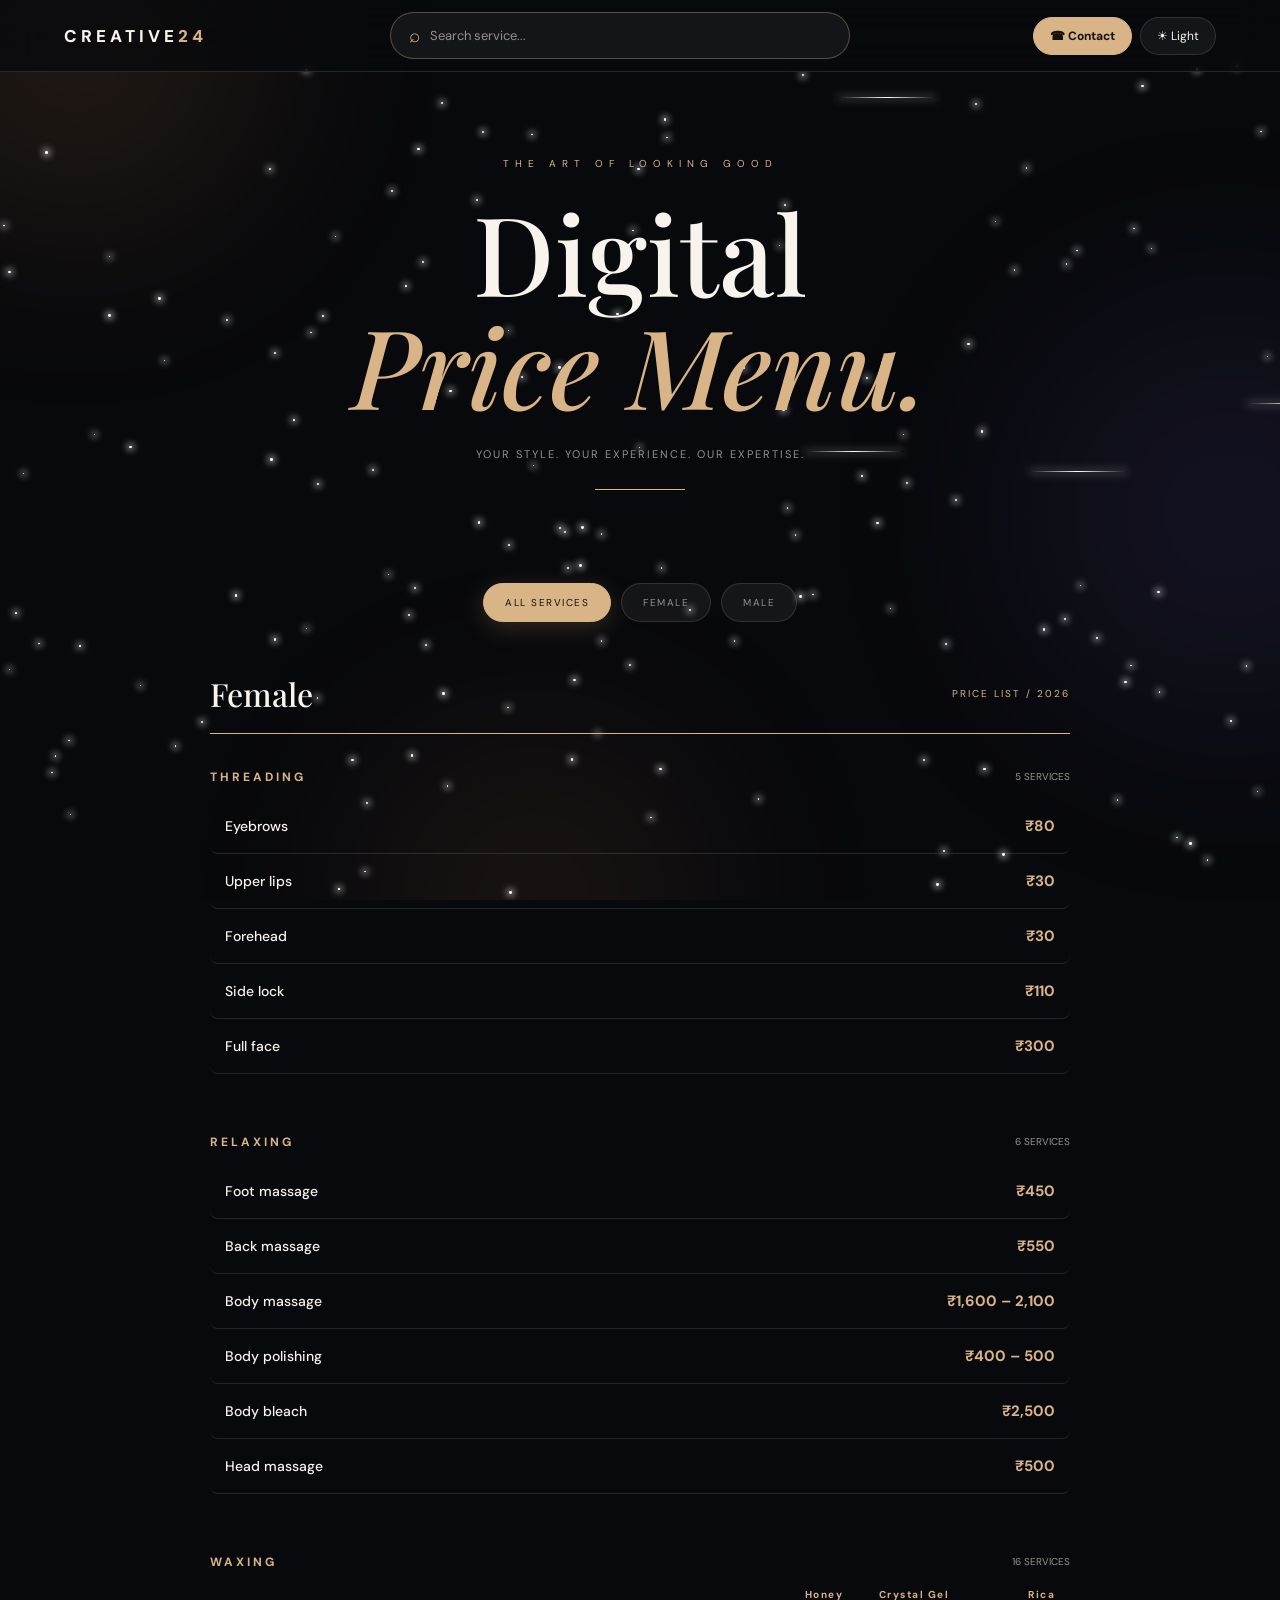
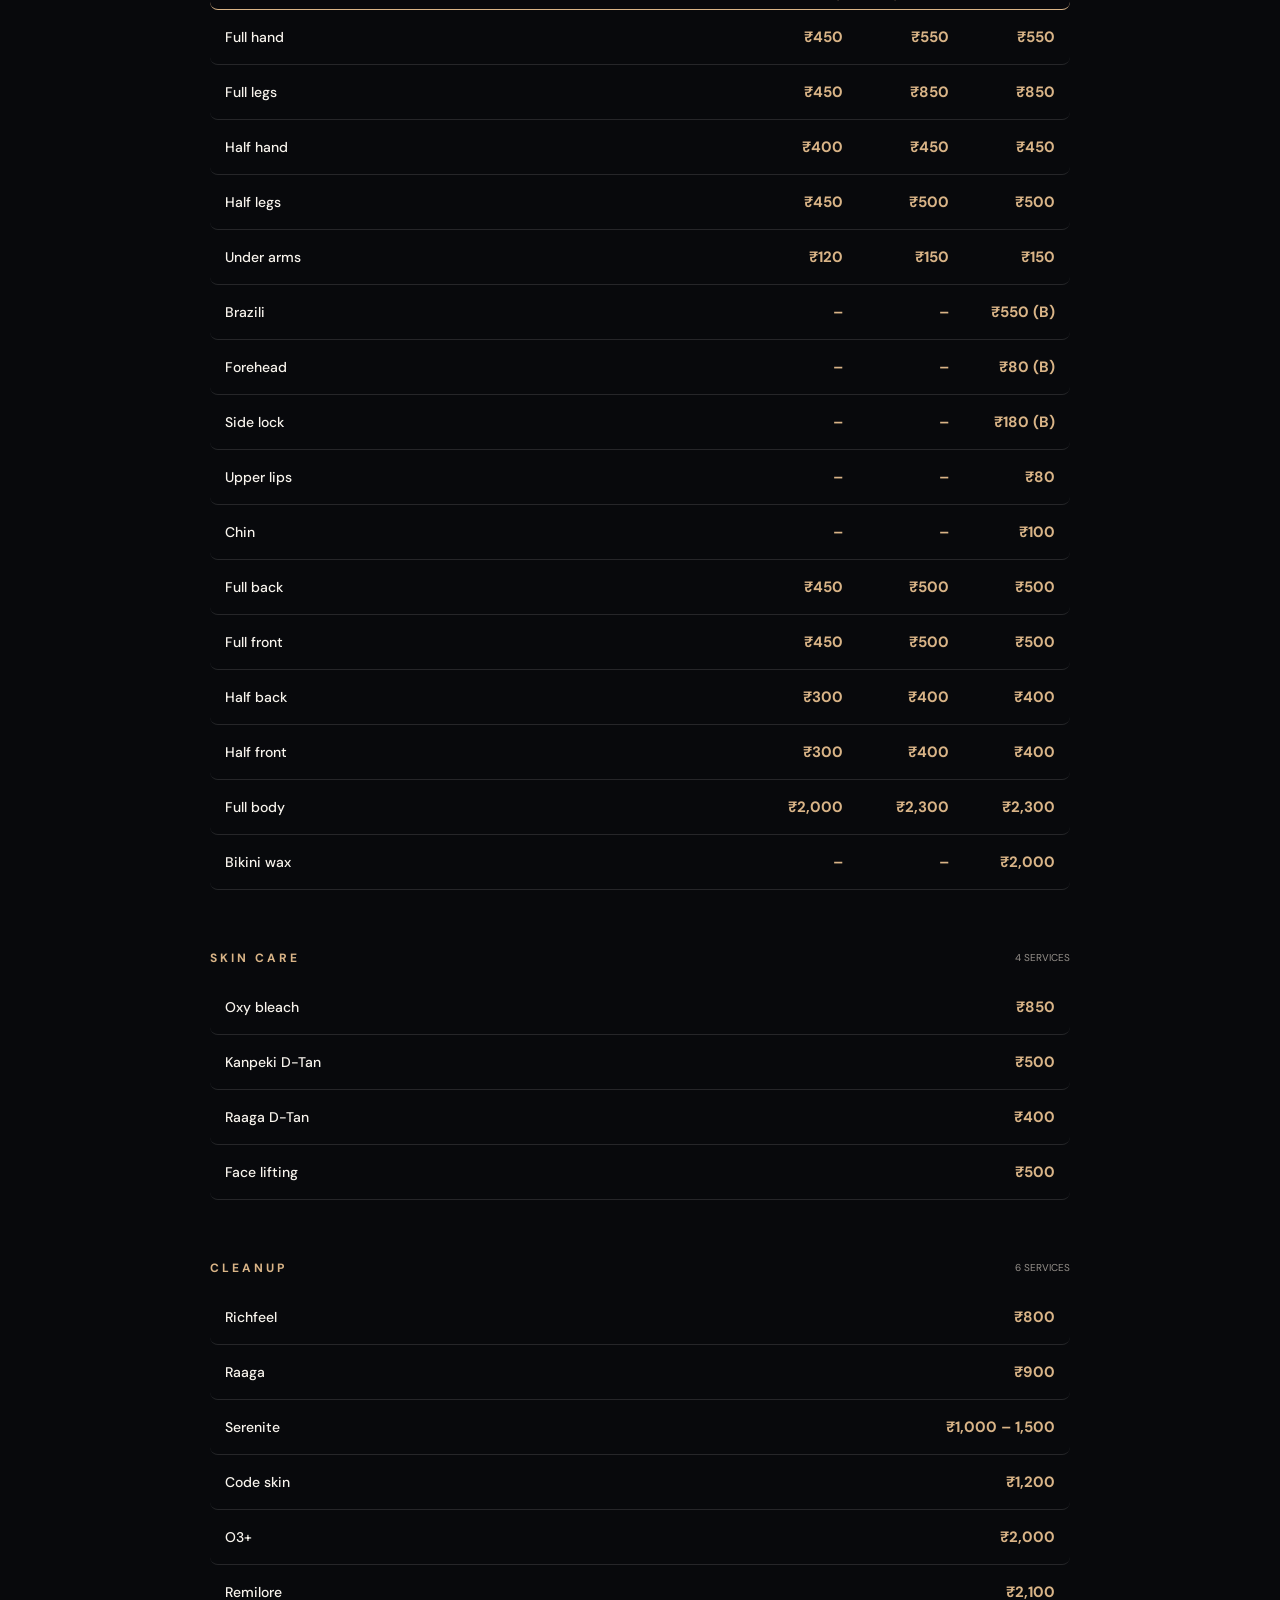
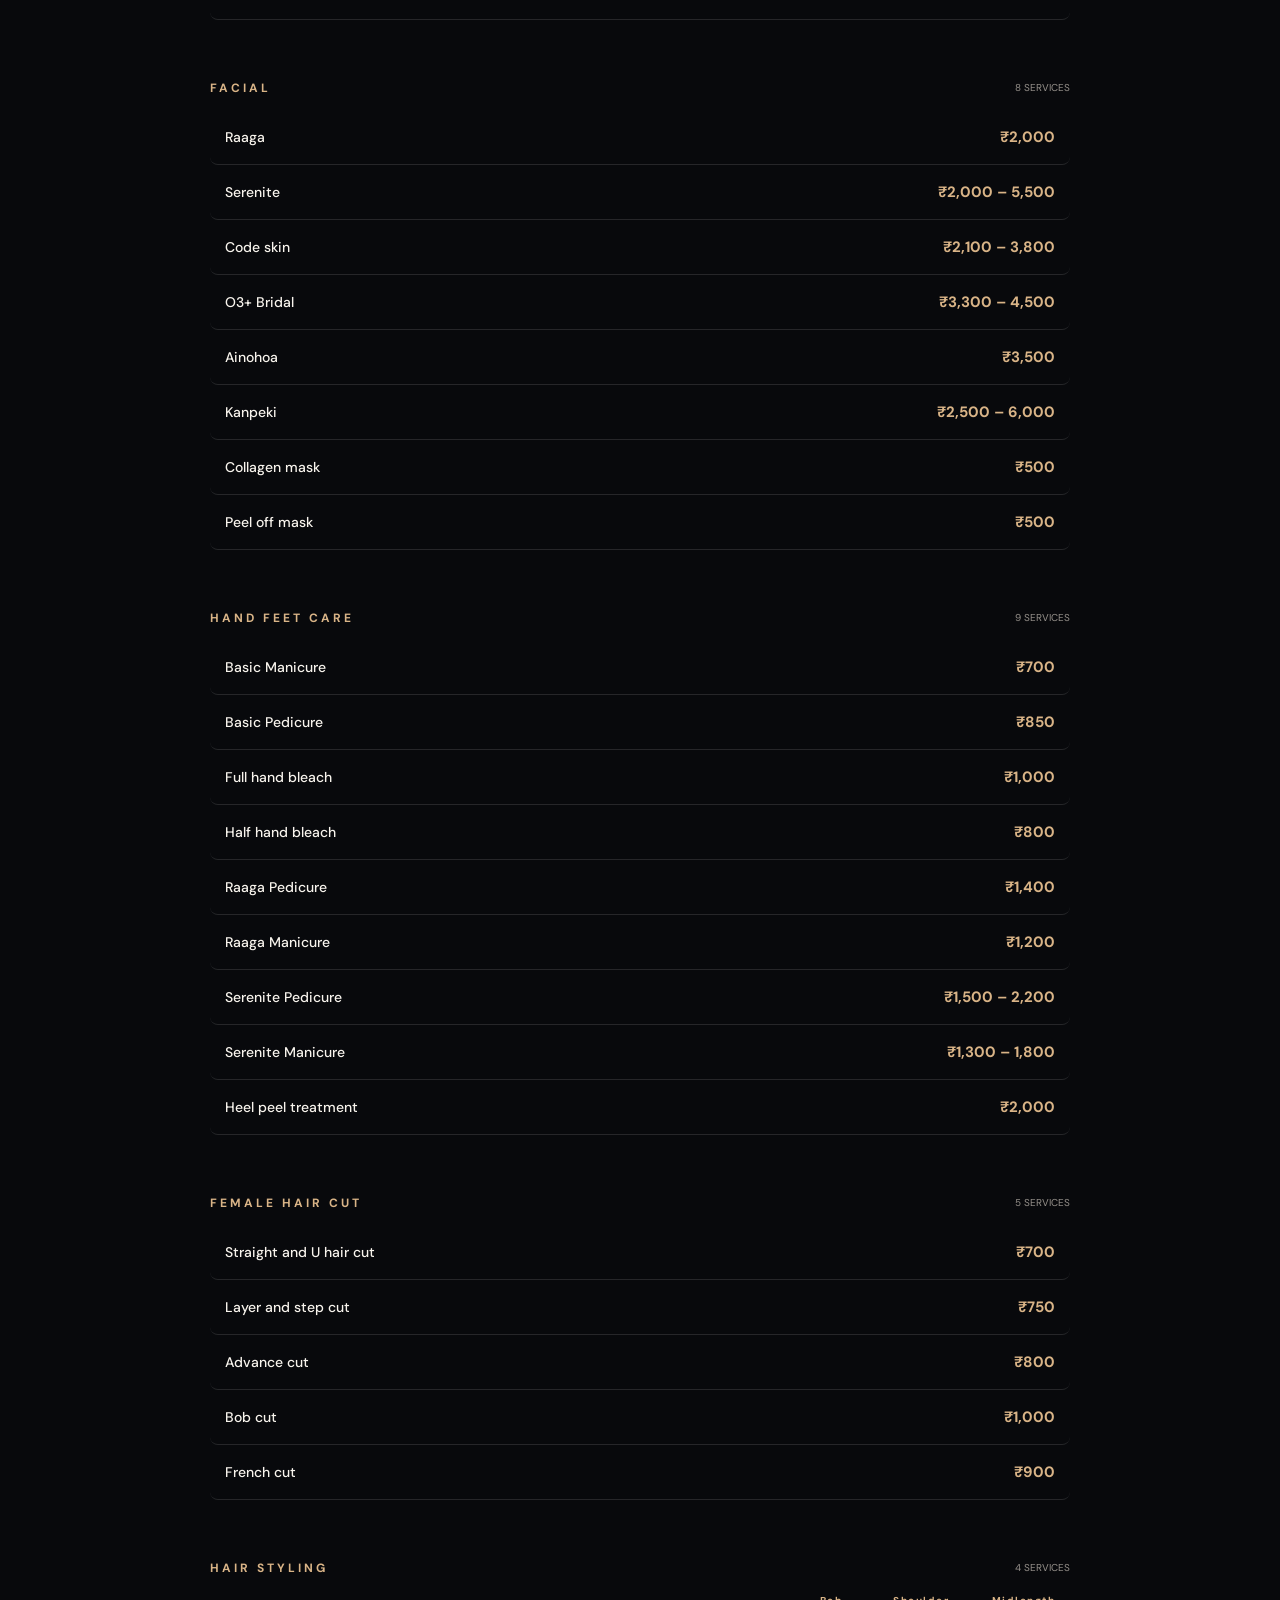
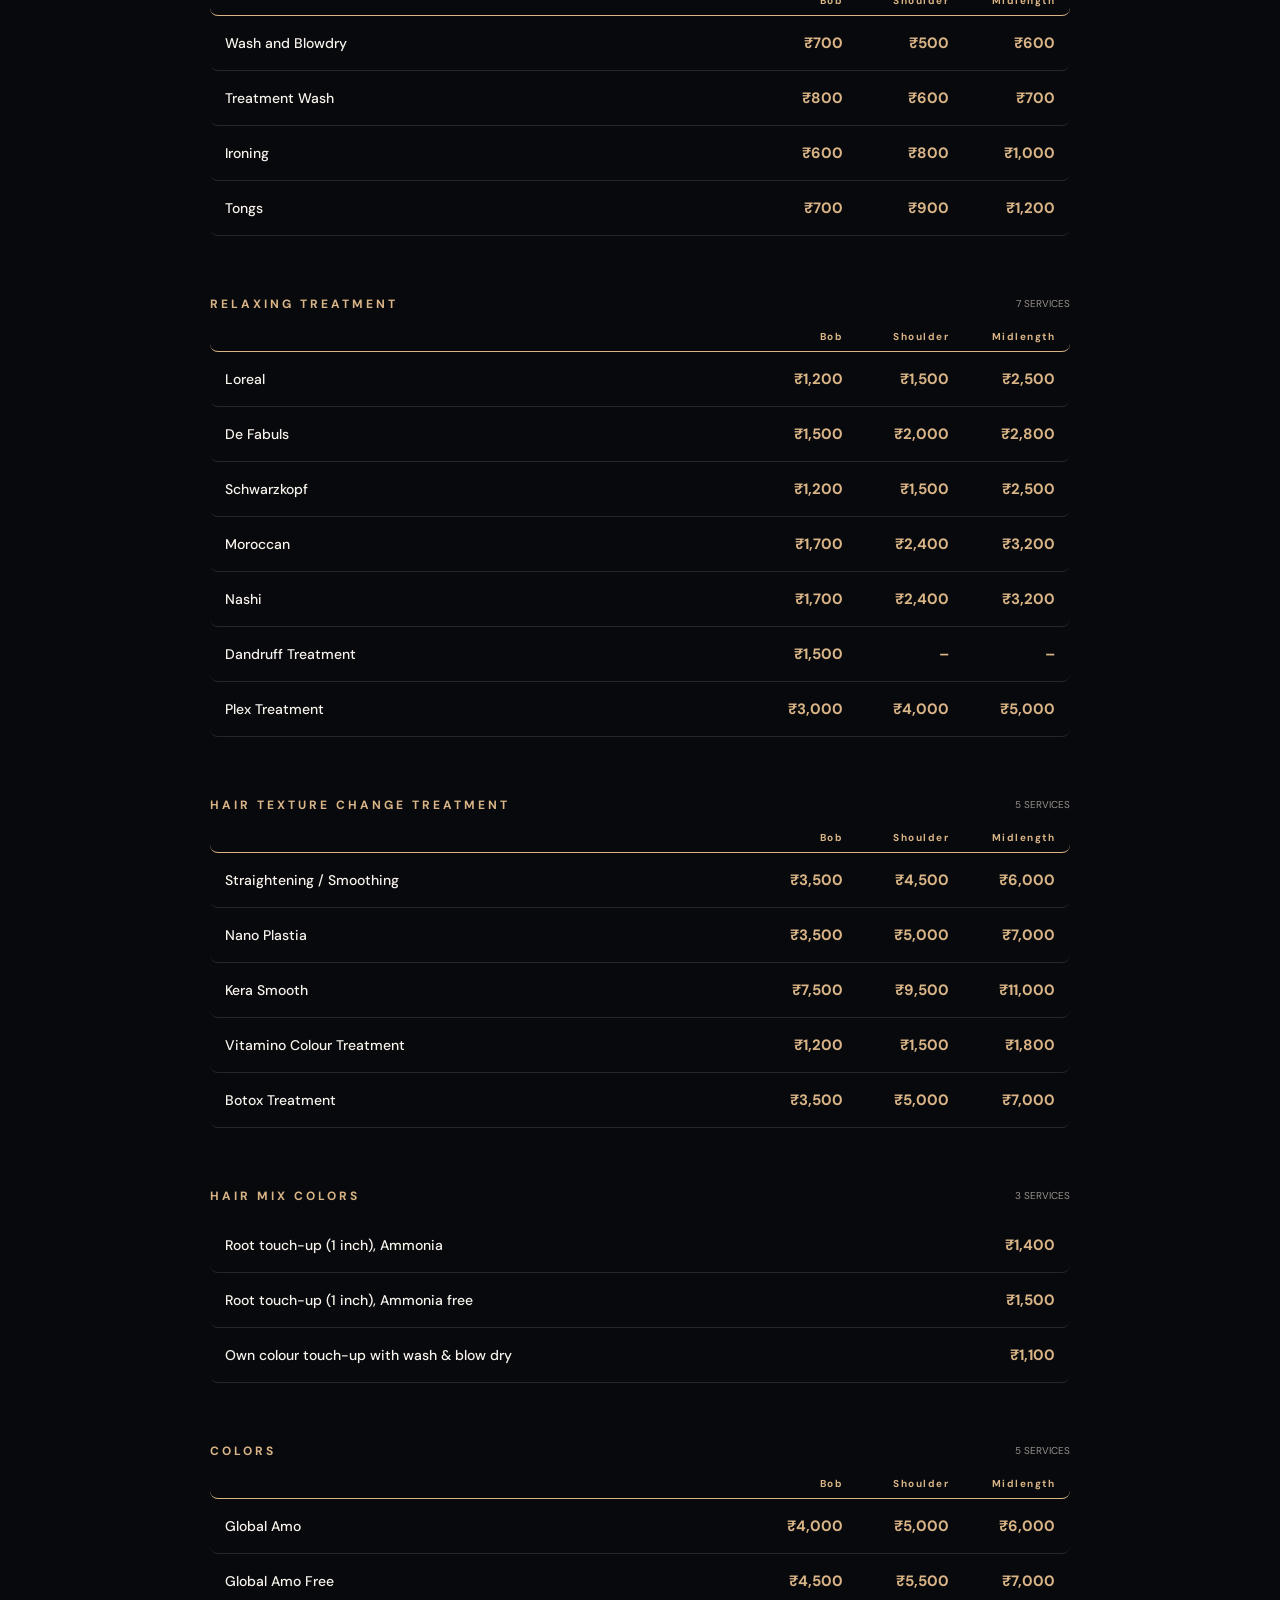
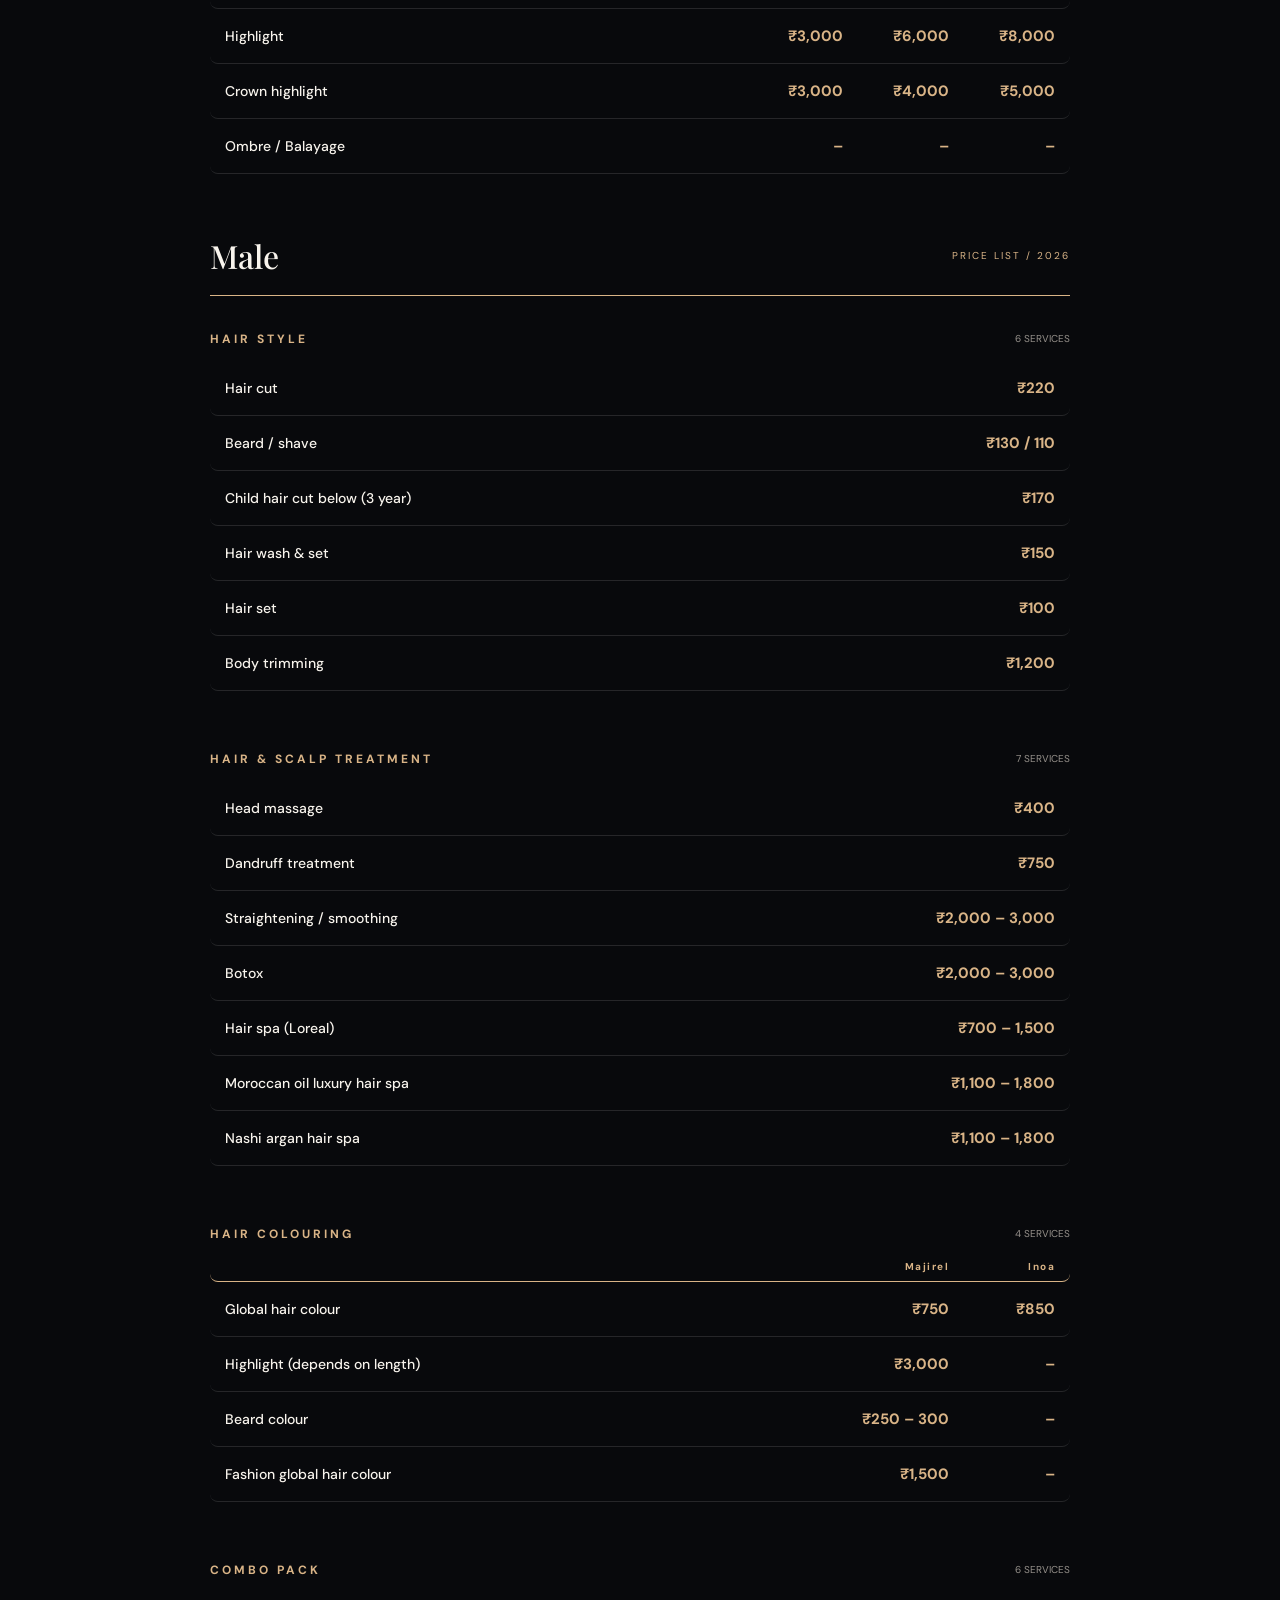
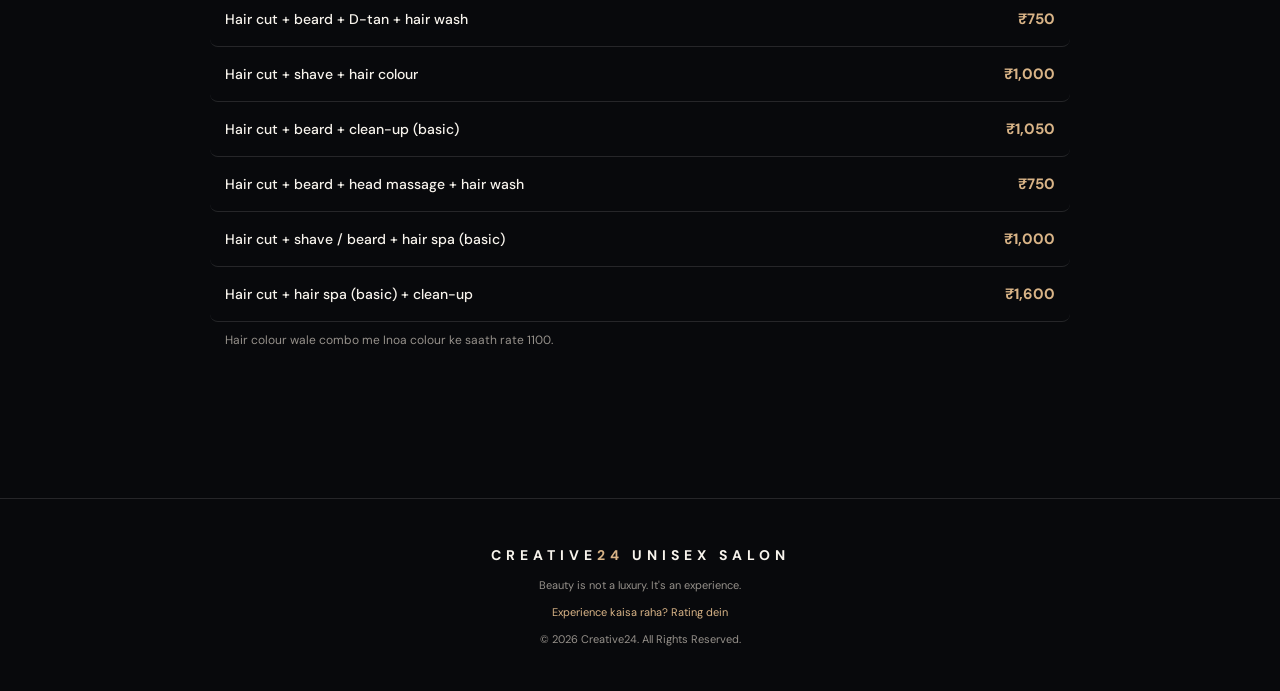
<file: index.html>
<!DOCTYPE html>
<html lang="en">
<head>
<meta charset="UTF-8">
<meta name="viewport" content="width=device-width,initial-scale=1">
<meta name="theme-color" content="#08090c">
<title>CREATIVE24 | Digital Price Menu</title>
<style>
@import url('https://fonts.googleapis.com/css2?family=DM+Sans:wght@400;500;600;700;800&family=Playfair+Display:ital,wght@0,500;0,600;1,500&display=swap');
:root{--bg:#08090c;--navbg:rgba(8,9,12,.78);--text:#f8f4ed;--muted:#96918b;--gold:#d9b487;--glass:rgba(255,255,255,.055);--border:rgba(255,255,255,.12)}
.light{--bg:#f4efe8;--navbg:rgba(244,239,232,.82);--text:#211d19;--muted:#77716b;--gold:#a87543;--glass:rgba(255,255,255,.65);--border:rgba(40,30,20,.12)}
*{margin:0;padding:0;box-sizing:border-box}
html{scroll-behavior:smooth;scroll-padding-top:90px}
body{background:var(--bg);color:var(--text);font-family:'DM Sans',sans-serif;overflow-x:hidden;transition:background .7s,color .7s;min-height:100vh}
[hidden]{display:none!important}
a{color:inherit;text-decoration:none}

/* LOADER */
.loader{position:fixed;inset:0;z-index:1000;background:#08090c;display:flex;align-items:center;justify-content:center;flex-direction:column;animation:loaderExit 1s ease 2s forwards}
.loader-logo{font-size:28px;letter-spacing:9px;color:#fff;animation:logoReveal 1.3s ease both}
.loader-logo span{color:#d9b487}
.loader-line{width:150px;height:2px;background:#29231d;margin-top:25px;overflow:hidden}
.loader-line:after{content:"";display:block;height:100%;width:0;background:#d9b487;animation:loading 1.5s ease forwards}
@keyframes loading{to{width:100%}}
@keyframes logoReveal{from{opacity:0;letter-spacing:20px;filter:blur(10px)}to{opacity:1;letter-spacing:9px;filter:blur(0)}}
@keyframes loaderExit{to{opacity:0;visibility:hidden;transform:scale(1.08)}}

/* BACKGROUND */
.ambient,.star-background{position:fixed;inset:0;z-index:0;pointer-events:none;overflow:hidden}
.orb{position:absolute;border-radius:50%;filter:blur(110px);opacity:.17;animation:floatOrb 16s ease-in-out infinite alternate}
.orb.one{width:350px;height:350px;background:#b47c48;top:-130px;left:-100px}
.orb.two{width:400px;height:400px;background:#594b9c;right:-150px;top:35%;animation-delay:-5s}
.orb.three{width:300px;height:300px;background:#9b6545;bottom:-150px;left:30%;animation-delay:-8s}
@keyframes floatOrb{0%{transform:translate(0,0) scale(.9)}50%{transform:translate(90px,70px) scale(1.2)}100%{transform:translate(-60px,120px) scale(.85)}}
.star{position:absolute;width:2px;height:2px;background:#fff;border-radius:50%;box-shadow:0 0 7px 2px rgba(255,255,255,.7);animation:twinkle var(--duration) ease-in-out infinite;animation-delay:var(--delay)}
.star.shooting{width:100px;height:1px;border-radius:0;background:linear-gradient(90deg,transparent,#fff,transparent);box-shadow:0 0 10px #fff;animation:shootingStar var(--duration) linear infinite;animation-delay:var(--delay)}
@keyframes twinkle{0%,100%{opacity:.15;transform:scale(.5)}50%{opacity:1;transform:scale(1.8)}}
@keyframes shootingStar{0%{opacity:0;transform:translate(0,0) rotate(-35deg)}5%{opacity:1}20%{opacity:0;transform:translate(-250px,170px) rotate(-35deg)}100%{opacity:0}}
.light .star-background{opacity:.25}

/* NAVBAR (brand + search + buttons) */
.nav{position:sticky;top:0;z-index:20;background:var(--navbg);backdrop-filter:blur(18px);-webkit-backdrop-filter:blur(18px);border-bottom:1px solid var(--border);animation:slideDown 1s ease 2.1s both}
.nav-in{max-width:1200px;margin:auto;padding:12px 24px;display:flex;align-items:center;gap:16px}
.brand{font-weight:800;letter-spacing:4px;font-size:17px;white-space:nowrap}
.brand span{color:var(--gold)}
.search-box{position:relative;overflow:hidden;flex:1;max-width:460px;margin:0 auto;display:flex;align-items:center;gap:10px;padding:10px 18px;border:1px solid rgba(217,180,135,.35);border-radius:50px;background:var(--glass);transition:.4s}
.search-box:before{content:"";position:absolute;top:0;left:-120%;width:80%;height:100%;background:linear-gradient(110deg,transparent,rgba(255,255,255,.15),transparent);transform:skewX(-20deg);animation:searchShine 5s ease-in-out infinite;pointer-events:none}
@keyframes searchShine{0%,60%{left:-120%}100%{left:150%}}
.search-box:focus-within{border-color:var(--gold);box-shadow:0 0 24px rgba(217,180,135,.2)}
.search-box span{color:var(--gold);font-size:19px;position:relative;z-index:1}
.search-box input{width:100%;position:relative;z-index:1;background:transparent;border:0;outline:0;color:var(--text);font:inherit;font-size:13px}
.search-box input::placeholder{color:var(--muted)}
.nav-btns{display:flex;gap:8px}
.pill{border:1px solid var(--border);background:var(--glass);color:var(--text);padding:10px 16px;border-radius:30px;cursor:pointer;font:inherit;font-size:12px;white-space:nowrap;transition:.4s}
.pill:hover{border-color:var(--gold);transform:scale(1.05)}
.pill.gold{background:var(--gold);border-color:var(--gold);color:#17110c;font-weight:700}
@keyframes slideDown{from{opacity:0;transform:translateY(-30px)}to{opacity:1;transform:translateY(0)}}
@keyframes fadeUp{from{opacity:0;transform:translateY(30px)}to{opacity:1;transform:translateY(0)}}

/* HERO */
.hero,.categories,.menu,footer{position:relative;z-index:1}
.hero{min-height:400px;padding:85px 20px 55px;text-align:center;display:flex;flex-direction:column;justify-content:center;align-items:center}
.eyebrow{font-size:10px;letter-spacing:6px;color:var(--gold);animation:fadeUp 1s 2.2s both}
.hero h1{font-family:'Playfair Display',serif;font-size:clamp(55px,10vw,110px);line-height:1.03;font-weight:500;margin:25px 0}
.hero h1 .first{display:block;animation:titleLeft 1s cubic-bezier(.16,1,.3,1) 2.3s both}
.hero h1 em{color:var(--gold);display:block;animation:titleRight 1s cubic-bezier(.16,1,.3,1) 2.55s both}
.hero p{font-size:11px;letter-spacing:2px;color:var(--muted);animation:fadeUp 1s 2.9s both}
.hero-line{height:1px;width:0;background:var(--gold);margin:28px auto;animation:lineGrow 1.3s 3s forwards}
@keyframes titleLeft{from{opacity:0;transform:translateX(-70px);filter:blur(12px)}to{opacity:1;transform:none;filter:blur(0)}}
@keyframes titleRight{from{opacity:0;transform:translateX(70px);filter:blur(12px)}to{opacity:1;transform:none;filter:blur(0)}}
@keyframes lineGrow{to{width:90px}}

/* CATEGORIES */
.categories{display:flex;justify-content:center;gap:10px;flex-wrap:wrap;padding:10px 20px 50px}
.category{padding:12px 21px;border-radius:30px;border:1px solid var(--border);background:var(--glass);color:var(--muted);font:inherit;font-size:10px;letter-spacing:1.5px;cursor:pointer;transition:.4s}
.category:hover{transform:translateY(-5px);border-color:var(--gold)}
.category.active{background:var(--gold);color:#17110c;border-color:var(--gold);box-shadow:0 5px 25px #d9b48735}

/* MENU */
.menu{max-width:920px;margin:auto;padding:0 30px 90px}
.menu-heading{display:flex;justify-content:space-between;align-items:center;border-bottom:1px solid var(--gold);padding-bottom:18px;margin-bottom:35px}
.menu-heading:not(:first-child){margin-top:30px}
.menu-heading h2{font-family:'Playfair Display',serif;font-size:32px;font-weight:500}
.menu-heading span{font-size:10px;color:var(--gold);letter-spacing:2px}
.menu-section{margin-bottom:60px;opacity:0;transform:translateY(35px);transition:opacity .8s,transform .8s}
.menu-section.visible{opacity:1;transform:none}
.section-title{display:flex;justify-content:space-between;align-items:center;margin-bottom:14px}
.section-title h3{color:var(--gold);font-size:12px;letter-spacing:3px}
.section-title span{font-size:10px;color:var(--muted)}
.service{display:flex;align-items:center;justify-content:space-between;gap:10px;padding:17px 15px;border-bottom:1px solid var(--border);border-radius:8px;transition:.35s}
.service:hover{background:var(--glass);transform:translateX(10px);border-color:var(--gold)}
.service-name{font-size:14px;font-weight:500;flex:1}
.service-price{color:var(--gold);font-size:15px;font-weight:700;font-variant-numeric:tabular-nums;white-space:nowrap}
.multi .cell{width:96px;text-align:right}
.service.head{padding-top:4px;padding-bottom:8px;border-bottom:1px solid var(--gold)}
.service.head:hover{background:none;transform:none;border-color:var(--gold)}
.service.head .cell{color:var(--gold);font-size:10px;letter-spacing:1.5px;font-weight:700}
.note{margin:10px 15px 0;font-size:12px;color:var(--muted)}
.no-results{display:none;text-align:center;padding:60px 15px;color:var(--muted)}

/* FOOTER */
footer{text-align:center;padding:45px 20px;border-top:1px solid var(--border)}
footer strong{letter-spacing:5px;font-size:14px}
footer strong span{color:var(--gold)}
footer p{font-size:11px;color:var(--muted);margin-top:13px}
footer a{color:var(--gold)}

/* CONTACT POPUP */
.modal{position:fixed;inset:0;z-index:50;display:flex;align-items:center;justify-content:center;padding:16px;background:rgba(0,0,0,.6);backdrop-filter:blur(6px);animation:fade .25s ease}
.sheet{position:relative;width:100%;max-width:440px;max-height:92vh;overflow:auto;background:var(--bg);border:1px solid var(--border);border-radius:22px;padding:28px 22px 22px;animation:rise .35s cubic-bezier(.2,.8,.2,1)}
.sheet .brand{text-align:center;font-size:20px}
.tag{text-align:center;color:var(--muted);font-size:10px;letter-spacing:3px;margin:8px 0 18px}
.row{display:flex;justify-content:space-between;gap:14px;padding:13px 4px;border-bottom:1px solid var(--border);font-size:14px;transition:.3s}
.row:hover{padding-left:12px;color:var(--gold)}
.row b{color:var(--gold);font-size:11px;letter-spacing:2px;font-weight:600;white-space:nowrap;padding-top:2px}
.row span{text-align:right}
.x{position:absolute;top:10px;right:14px;background:none;border:0;color:var(--muted);font-size:28px;cursor:pointer}
@keyframes fade{from{opacity:0}}
@keyframes rise{from{opacity:0;transform:translateY(30px) scale(.97)}}

/* MOBILE */
@media(max-width:600px){
.nav-in{flex-wrap:wrap;padding:10px 14px;gap:10px}
.brand{font-size:14px;letter-spacing:2px}
.nav-btns{margin-left:auto}
.pill{padding:8px 12px;font-size:11px}
.search-box{order:3;flex-basis:100%;max-width:none;padding:9px 16px}
.hero{min-height:360px;padding:60px 15px 45px}
.hero h1{font-size:59px}
.hero p{font-size:9px;letter-spacing:1px}
.eyebrow{letter-spacing:4px}
.categories{padding:10px 17px 40px}
.menu{padding:0 14px 65px}
.menu-heading h2{font-size:27px}
.section-title h3{font-size:11px}
.service{padding:15px 6px;gap:6px}
.service-name{font-size:13px}
.service-price{font-size:13px}
.multi .cell{width:64px;font-size:12px}
.service.head .cell{font-size:9px;letter-spacing:.5px}
.menu-section{margin-bottom:45px}
.orb{filter:blur(80px)}
.modal{align-items:flex-end;padding:0}
.sheet{border-radius:22px 22px 0 0;max-width:none}
}
@media(prefers-reduced-motion:reduce){
*,*:before,*:after{animation-duration:.01ms!important;animation-delay:0s!important;animation-iteration-count:1!important;scroll-behavior:auto!important;transition-duration:.01ms!important}
.loader{display:none}
}
</style>
</head>
<body>

<div class="loader"><div class="loader-logo">CREATIVE<span>24</span></div><div class="loader-line"></div></div>

<div class="ambient"><div class="orb one"></div><div class="orb two"></div><div class="orb three"></div></div>
<div class="star-background" id="starBackground"></div>

<header class="nav">
 <div class="nav-in">
  <div class="brand">CREATIVE<span>24</span></div>
  <div class="search-box">
   <span>⌕</span>
   <input id="search" type="search" placeholder="Search service..." aria-label="Search services" autocomplete="off">
  </div>
  <div class="nav-btns">
   <button class="pill gold" id="contactBtn">☎ Contact</button>
   <button class="pill" id="theme">☀ Light</button>
  </div>
 </div>
</header>

<section class="hero">
 <div class="eyebrow">THE ART OF LOOKING GOOD</div>
 <h1><span class="first">Digital</span><em>Price Menu.</em></h1>
 <p>YOUR STYLE. YOUR EXPERIENCE. OUR EXPERTISE.</p>
 <div class="hero-line"></div>
</section>

<div class="categories">
 <button class="category active" data-filter="all">ALL SERVICES</button>
 <button class="category" data-filter="female">FEMALE</button>
 <button class="category" data-filter="male">MALE</button>
</div>

<main class="menu">
 <div id="menuContent"></div>
 <div class="no-results" id="noResults">No matching services found.</div>
</main>

<footer>
 <strong>CREATIVE<span>24</span> UNISEX SALON</strong>
 <p>Beauty is not a luxury. It's an experience.</p>
 <p><a href="rating.html">Experience kaisa raha? Rating dein</a></p>
 <p>© 2026 Creative24. All Rights Reserved.</p>
</footer>

<div class="modal" id="modal" hidden>
 <div class="sheet" role="dialog" aria-label="Contact">
  <button class="x" id="close" aria-label="Close">×</button>
  <div class="brand">CREATIVE<span>24</span></div>
  <p class="tag">UNISEX HAIR &amp; BEAUTY SALON</p>
  <a class="row" href="https://www.google.com/maps/search/?api=1&query=Creative24+Unisex+Salon+Sai+World+City+Palaspe+Phata+Panvel+410206" target="_blank" rel="noopener"><b>ADDRESS</b><span>Shop No. G-11, Sai World City,<br>Palaspe Phata, Panvel-410 206</span></a>
  <a class="row" href="tel:7045024218"><b>CALL</b><span>70450 24218</span></a>
  <a class="row" href="tel:8291187719"><b>CALL</b><span>82911 87719</span></a>
  <a class="row" href="https://wa.me/918976062424" target="_blank" rel="noopener"><b>WHATSAPP</b><span>89760 62424</span></a>
  <a class="row" href="https://wa.me/918291187719" target="_blank" rel="noopener"><b>WHATSAPP</b><span>82911 87719</span></a>
  <a class="row" href="mailto:Creative24unisex@gmail.com"><b>EMAIL</b><span>Creative24unisex@gmail.com</span></a>
  <a class="row" href="https://instagram.com/Creative24unisex_salon" target="_blank" rel="noopener"><b>INSTAGRAM</b><span>Creative24unisex_salon</span></a>
  <a class="row" href="https://facebook.com/Creative24unisex_salon" target="_blank" rel="noopener"><b>FACEBOOK</b><span>Creative24unisex_salon</span></a>
  <a class="row" href="rating.html"><b>RATING</b><span>Apna experience batayein</span></a>
 </div>
</div>

<script>
/* STARS */
const sb=document.getElementById("starBackground");
for(let i=0;i<140;i++){const s=document.createElement("span");s.className="star";s.style.left=Math.random()*100+"%";s.style.top=Math.random()*100+"%";s.style.setProperty("--duration",(2+Math.random()*5)+"s");s.style.setProperty("--delay",(Math.random()*5)+"s");const z=1+Math.random()*2;s.style.width=z+"px";s.style.height=z+"px";sb.appendChild(s)}
for(let i=0;i<5;i++){const s=document.createElement("span");s.className="star shooting";s.style.left=(30+Math.random()*80)+"%";s.style.top=(Math.random()*65)+"%";s.style.setProperty("--duration",(7+Math.random()*8)+"s");s.style.setProperty("--delay",(Math.random()*12)+"s");sb.appendChild(s)}

/* ===== RATE CARD DATA (price badalni ho to sirf yahin) =====
   Section: {title, cols?:[...], note?, rows:[[naam, price, (price2), (price3)], ...]}  */
const DATA=[
{id:"female",label:"Female",sections:[
 {title:"THREADING",rows:[["Eyebrows","80"],["Upper lips","30"],["Forehead","30"],["Side lock","110"],["Full face","300"]]},
 {title:"RELAXING",rows:[["Foot massage","450"],["Back massage","550"],["Body massage","1600 to 2100"],["Body polishing","400 to 500"],["Body bleach","2500"],["Head massage","500"]]},
 {title:"WAXING",cols:["Honey","Crystal Gel","Rica"],rows:[["Full hand","450","550","550"],["Full legs","450","850","850"],["Half hand","400","450","450"],["Half legs","450","500","500"],["Under arms","120","150","150"],["Brazili","-","-","550 (B)"],["Forehead","-","-","80 (B)"],["Side lock","-","-","180 (B)"],["Upper lips","-","-","80"],["Chin","-","-","100"],["Full back","450","500","500"],["Full front","450","500","500"],["Half back","300","400","400"],["Half front","300","400","400"],["Full body","2000","2300","2300"],["Bikini wax","-","-","2000"]]},
 {title:"SKIN CARE",rows:[["Oxy bleach","850"],["Kanpeki D-Tan","500"],["Raaga D-Tan","400"],["Face lifting","500"]]},
 {title:"CLEANUP",rows:[["Richfeel","800"],["Raaga","900"],["Serenite","1000 to 1500"],["Code skin","1200"],["O3+","2000"],["Remilore","2100"]]},
 {title:"FACIAL",rows:[["Raaga","2000"],["Serenite","2000 to 5500"],["Code skin","2100 to 3800"],["O3+ Bridal","3300 to 4500"],["Ainohoa","3500"],["Kanpeki","2500 to 6000"],["Collagen mask","500"],["Peel off mask","500"]]},
 {title:"HAND FEET CARE",rows:[["Basic Manicure","700"],["Basic Pedicure","850"],["Full hand bleach","1000"],["Half hand bleach","800"],["Raaga Pedicure","1400"],["Raaga Manicure","1200"],["Serenite Pedicure","1500 to 2200"],["Serenite Manicure","1300 to 1800"],["Heel peel treatment","2000"]]},
 {title:"FEMALE HAIR CUT",rows:[["Straight and U hair cut","700"],["Layer and step cut","750"],["Advance cut","800"],["Bob cut","1000"],["French cut","900"]]},
 {title:"HAIR STYLING",cols:["Bob","Shoulder","Midlength"],rows:[["Wash and Blowdry","700","500","600"],["Treatment Wash","800","600","700"],["Ironing","600","800","1000"],["Tongs","700","900","1200"]]},
 {title:"RELAXING TREATMENT",cols:["Bob","Shoulder","Midlength"],rows:[["Loreal","1200","1500","2500"],["De Fabuls","1500","2000","2800"],["Schwarzkopf","1200","1500","2500"],["Moroccan","1700","2400","3200"],["Nashi","1700","2400","3200"],["Dandruff Treatment","1500","-","-"],["Plex Treatment","3000","4000","5000"]]},
 {title:"HAIR TEXTURE CHANGE TREATMENT",cols:["Bob","Shoulder","Midlength"],rows:[["Straightening / Smoothing","3500","4500","6000"],["Nano Plastia","3500","5000","7000"],["Kera Smooth","7500","9500","11000"],["Vitamino Colour Treatment","1200","1500","1800"],["Botox Treatment","3500","5000","7000"]]},
 {title:"HAIR MIX COLORS",rows:[["Root touch-up (1 inch), Ammonia","1400"],["Root touch-up (1 inch), Ammonia free","1500"],["Own colour touch-up with wash & blow dry","1100"]]},
 {title:"COLORS",cols:["Bob","Shoulder","Midlength"],rows:[["Global Amo","4000","5000","6000"],["Global Amo Free","4500","5500","7000"],["Highlight","3000","6000","8000"],["Crown highlight","3000","4000","5000"],["Ombre / Balayage","-","-","-"]]}
]},
{id:"male",label:"Male",sections:[
 {title:"HAIR STYLE",rows:[["Hair cut","220"],["Beard / shave","130/110"],["Child hair cut below (3 year)","170"],["Hair wash & set","150"],["Hair set","100"],["Body trimming","1200"]]},
 {title:"HAIR & SCALP TREATMENT",rows:[["Head massage","400"],["Dandruff treatment","750"],["Straightening / smoothing","2000 to 3000"],["Botox","2000 to 3000"],["Hair spa (Loreal)","700 to 1500"],["Moroccan oil luxury hair spa","1100 to 1800"],["Nashi argan hair spa","1100 to 1800"]]},
 {title:"HAIR COLOURING",cols:["Majirel","Inoa"],rows:[["Global hair colour","750","850"],["Highlight (depends on length)","3000","-"],["Beard colour","250 to 300","-"],["Fashion global hair colour","1500","-"]]},
 {title:"COMBO PACK",note:"Hair colour wale combo me Inoa colour ke saath rate 1100.",rows:[["Hair cut + beard + D-tan + hair wash","750"],["Hair cut + shave + hair colour","1000"],["Hair cut + beard + clean-up (basic)","1050"],["Hair cut + beard + head massage + hair wash","750"],["Hair cut + shave / beard + hair spa (basic)","1000"],["Hair cut + hair spa (basic) + clean-up","1600"]]}
]}
];

let filter="all",observer;
const content=document.getElementById("menuContent"),search=document.getElementById("search"),noResults=document.getElementById("noResults");
const isNum=v=>/^\d+$/.test(v);
const money=v=>/^-*$/.test(v)?"–":"₹"+v.replace(/\d+/g,n=>(+n).toLocaleString("en-IN")).replace(" to "," – ").replace("/"," / ");

function animatePrices(sec){
 sec.querySelectorAll("[data-price]").forEach(el=>{
  const target=+el.dataset.price,start=performance.now();
  (function tick(now){
   const p=Math.min((now-start)/750,1),e=1-Math.pow(1-p,4);
   el.textContent="₹"+Math.round(target*e).toLocaleString("en-IN");
   if(p<1)requestAnimationFrame(tick);
  })(start);
 });
}

function setupObserver(){
 if(observer)observer.disconnect();
 observer=new IntersectionObserver(es=>{
  es.forEach(en=>{
   if(en.isIntersecting){en.target.classList.add("visible");animatePrices(en.target);observer.unobserve(en.target)}
  });
 },{threshold:.08});
 document.querySelectorAll(".menu-section").forEach(s=>observer.observe(s));
}

function render(){
 const t=search.value.trim().toLowerCase();
 let html="";
 DATA.forEach(g=>{
  if(filter!=="all"&&g.id!==filter)return;
  let inner="";
  g.sections.forEach(s=>{
   const rows=s.rows.filter(r=>!t||r[0].toLowerCase().includes(t)||s.title.toLowerCase().includes(t));
   if(!rows.length)return;
   inner+=`<section class="menu-section${s.cols?" multi":""}"><div class="section-title"><h3>${s.title}</h3><span>${rows.length} SERVICES</span></div>`;
   if(s.cols)inner+=`<div class="service head"><span class="service-name"></span>${s.cols.map(c=>`<span class="cell">${c}</span>`).join("")}</div>`;
   inner+=rows.map(r=>`<div class="service"><span class="service-name">${r[0]}</span>${r.slice(1).map(p=>isNum(p)?`<span class="service-price cell" data-price="${p}">₹0</span>`:`<span class="service-price cell">${money(p)}</span>`).join("")}</div>`).join("");
   if(s.note)inner+=`<p class="note">${s.note}</p>`;
   inner+=`</section>`;
  });
  if(inner)html+=`<div class="menu-heading"><h2>${g.label}</h2><span>PRICE LIST / 2026</span></div>`+inner;
 });
 content.innerHTML=html;
 noResults.style.display=html?"none":"block";
 setupObserver();
}

document.querySelectorAll(".category").forEach(b=>b.addEventListener("click",()=>{
 document.querySelector(".category.active").classList.remove("active");
 b.classList.add("active");filter=b.dataset.filter;render();
}));
search.addEventListener("input",render);

/* THEME */
const themeBtn=document.getElementById("theme");
themeBtn.addEventListener("click",()=>{
 document.body.classList.toggle("light");
 themeBtn.textContent=document.body.classList.contains("light")?"☾ Dark":"☀ Light";
});

/* CONTACT POPUP */
const modal=document.getElementById("modal");
const openM=()=>{modal.hidden=false},closeM=()=>{modal.hidden=true};
document.getElementById("contactBtn").addEventListener("click",openM);
document.getElementById("close").addEventListener("click",closeM);
modal.addEventListener("click",e=>{if(e.target===modal)closeM()});
document.addEventListener("keydown",e=>{if(e.key==="Escape")closeM()});

render();
</script>
</body>
</html>
</file>
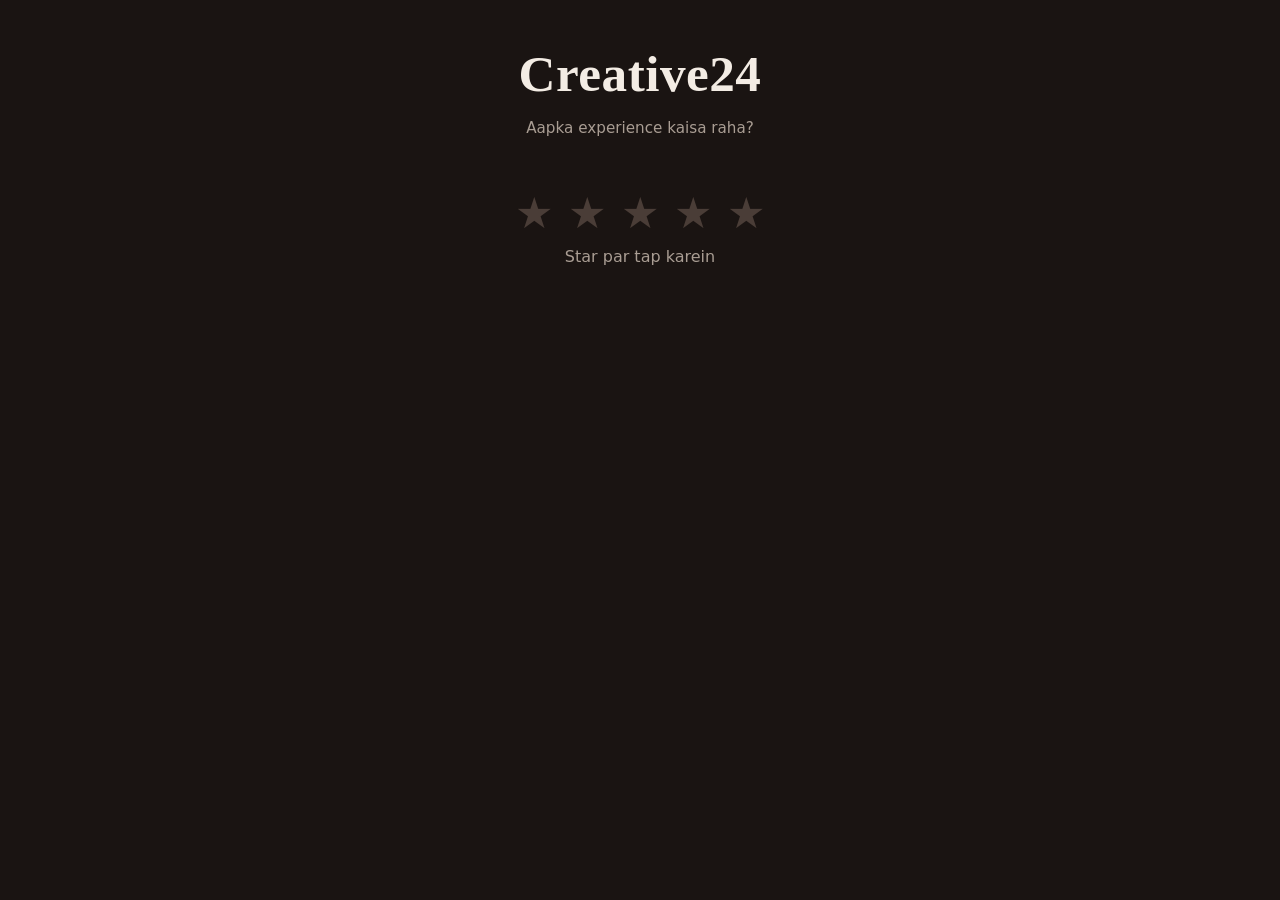
<file: rating.html>
<!DOCTYPE html><html lang=en><head><meta charset=UTF-8><meta name=viewport content="width=device-width,initial-scale=1"><meta name=theme-color content=#1a1412><title>Creative24 Rating</title><link rel=icon href=data:,><link rel=stylesheet href=style.css></head><body><header class=top><h1>Creative24</h1><p>Aapka experience kaisa raha?</p></header><main class=rbox><div class=stars id=stars role=group aria-label=Rating></div><p class=word id=word>Star par tap karein</p><section id=panel hidden><label for=msg>Salon ko seedha batayein (optional)</label> <textarea id=msg rows=4 placeholder="Kya pasand aaya, ya kya behtar ho sakta tha?"></textarea> <button type=button id=send class=btn>Salon ko bhejein</button><p class=or id=or hidden>ya</p><a id=google class="btn ghost" target=_blank rel=noopener hidden>Google par review likhein</a><p class=thanks id=thanks hidden></p></section></main><script src=rating.js></script></body></html>
</file>
